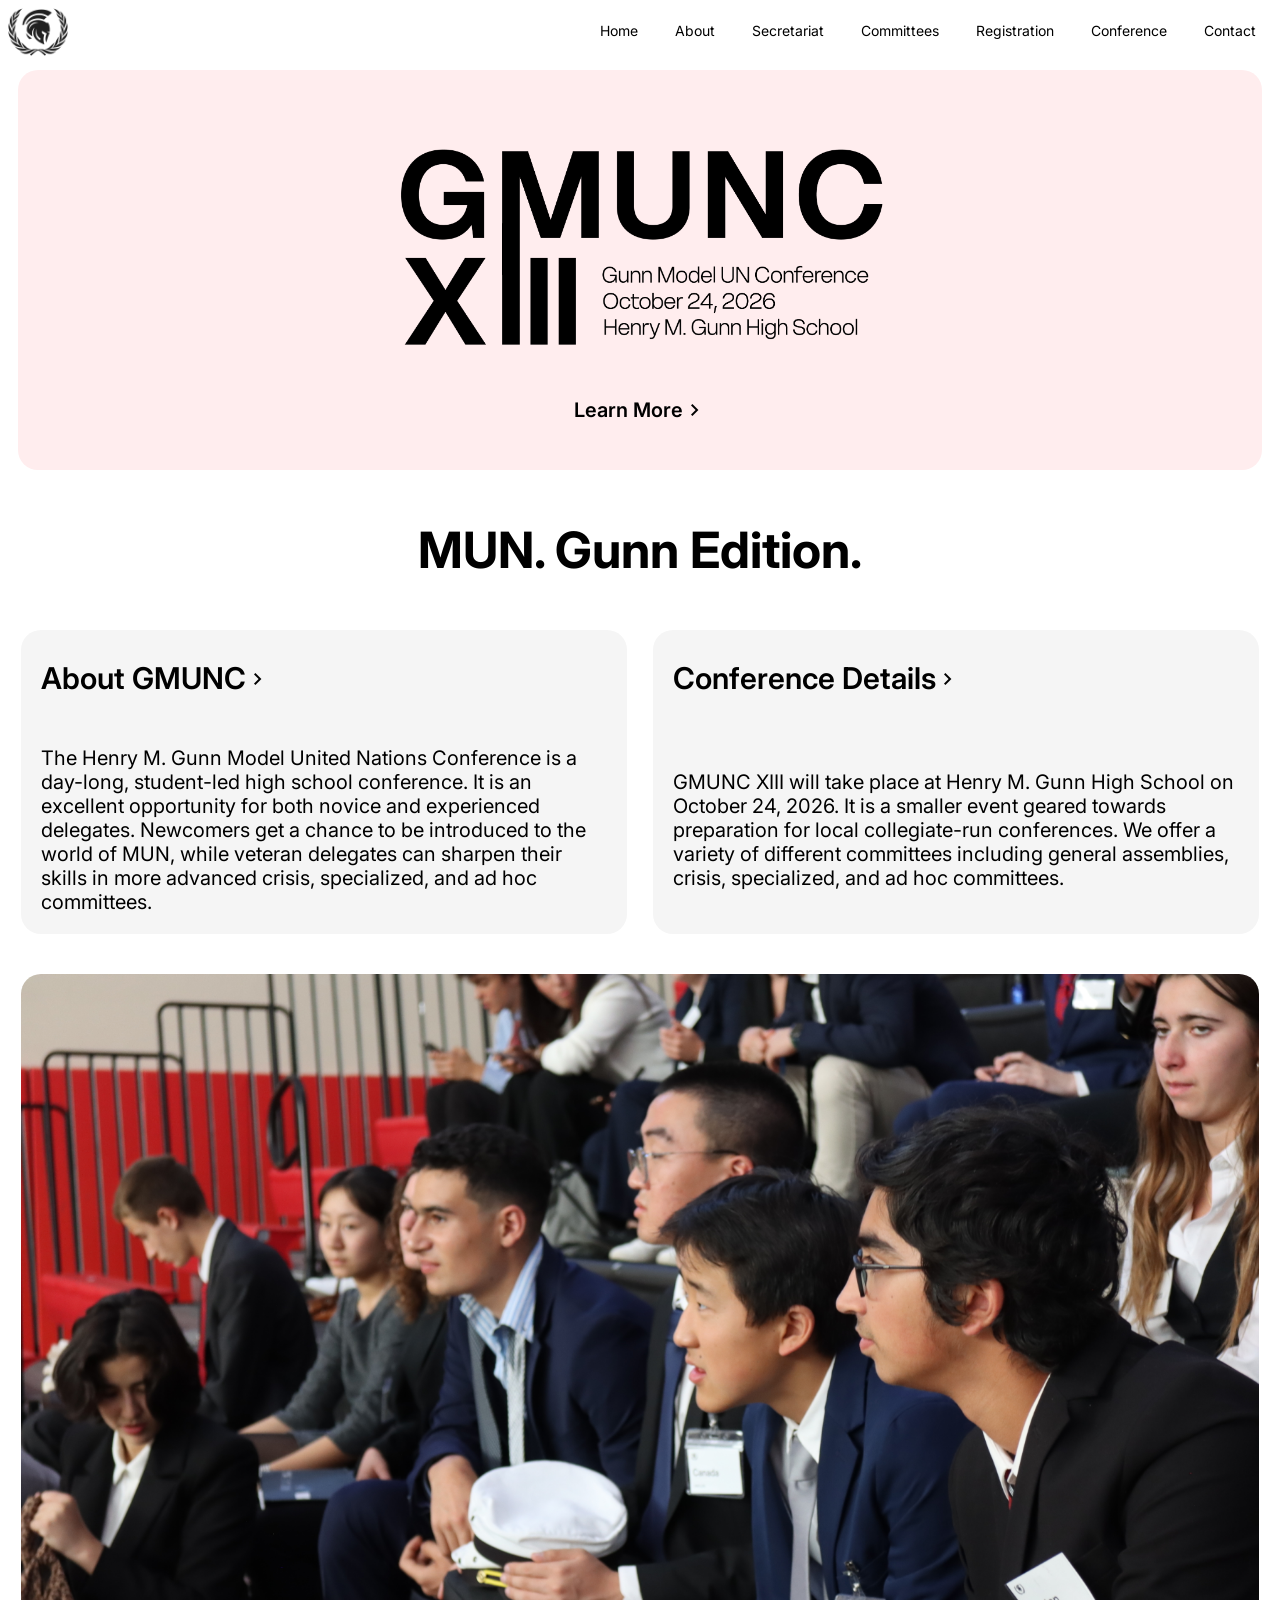
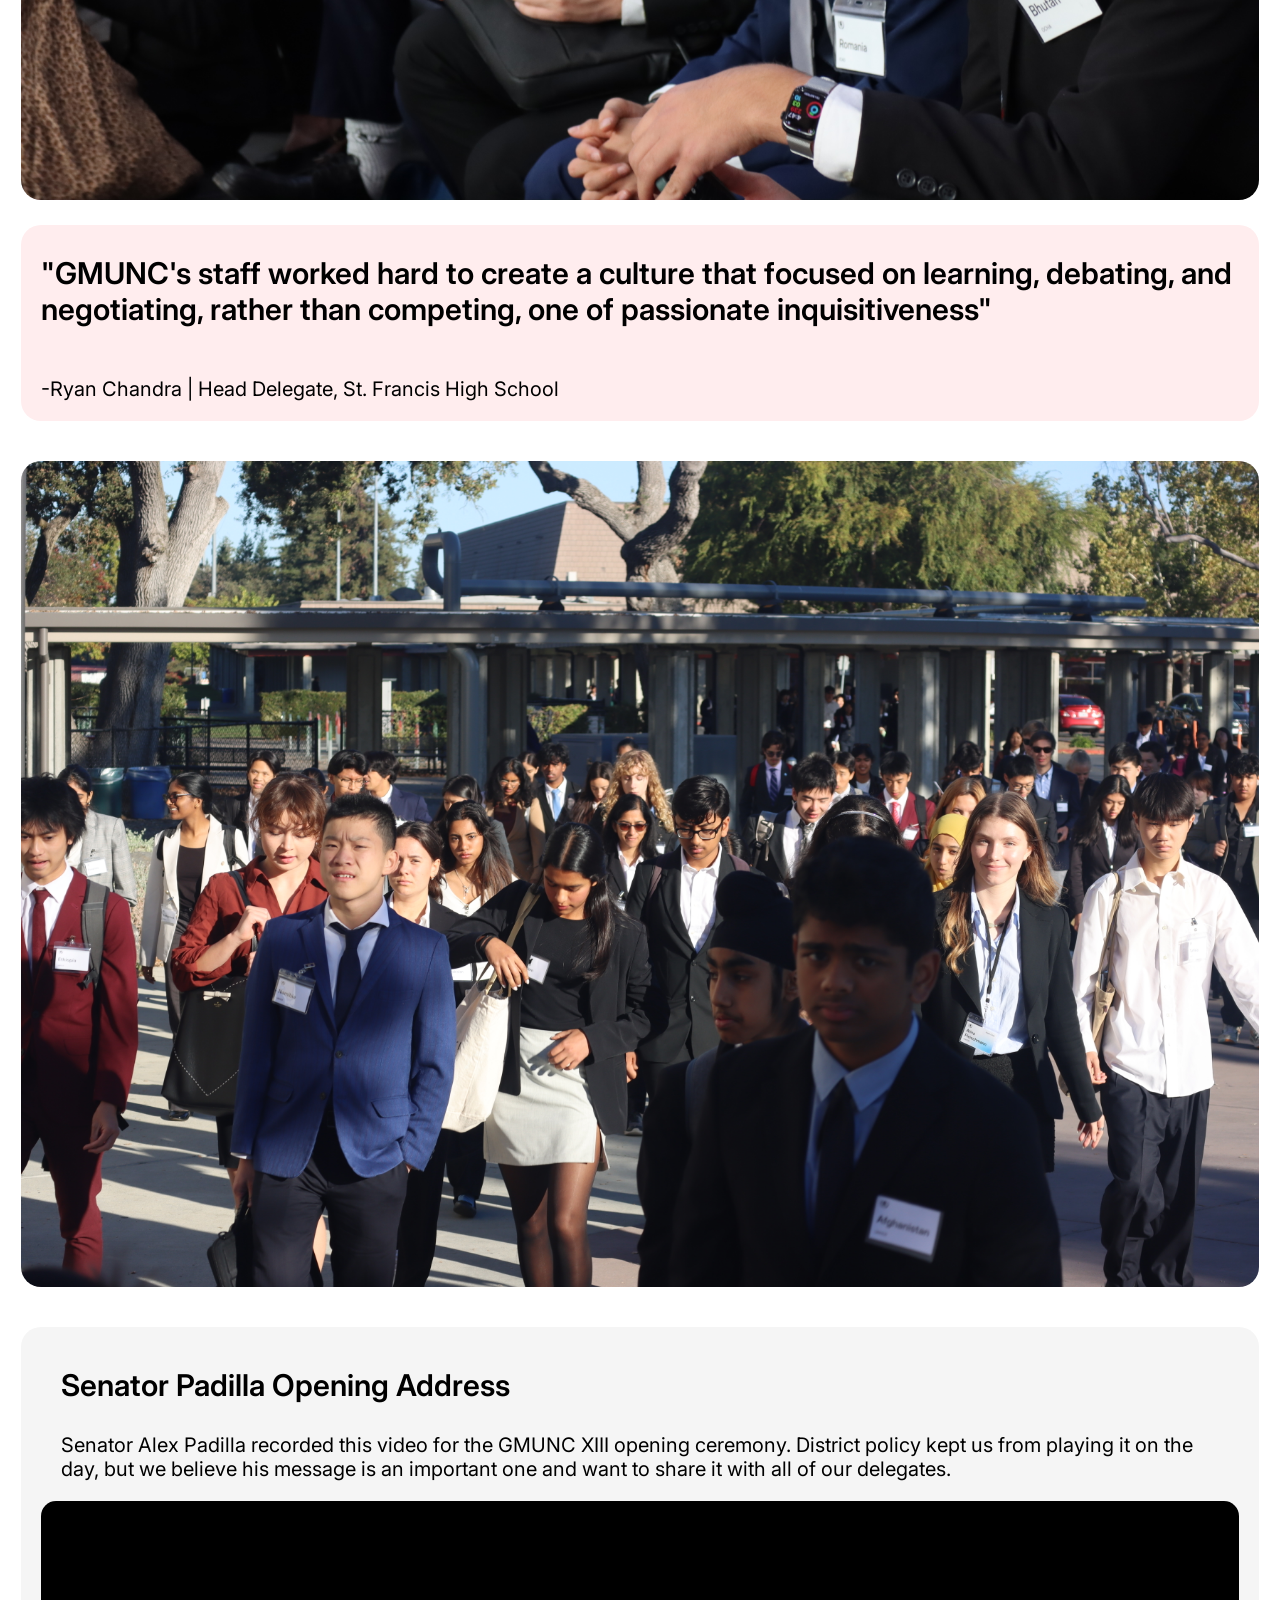
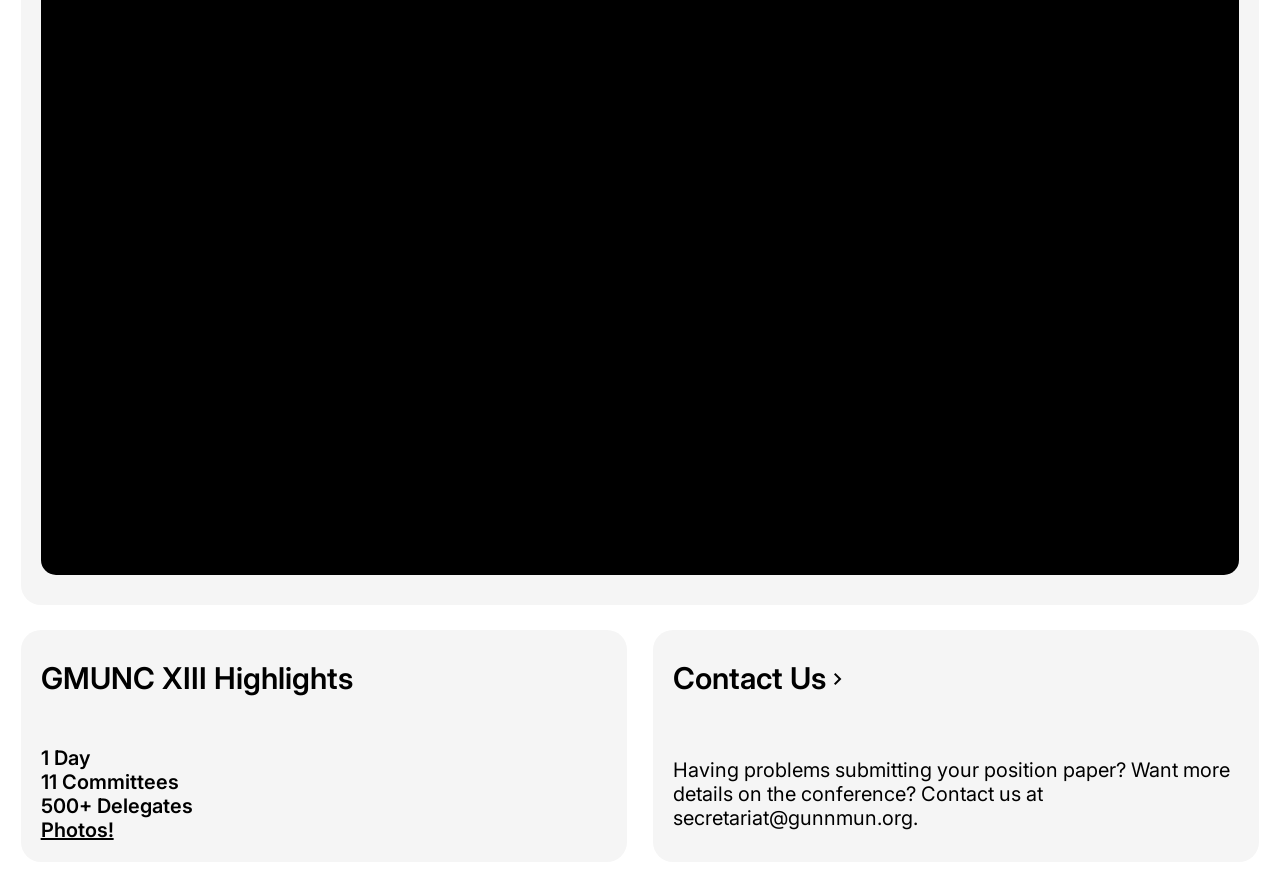
<file: index.html>
<!DOCTYPE html>
<html>
  <head>
    <title>GMUNC</title>
    <link
      rel="stylesheet"
      href="https://fonts.googleapis.com/css2?family=Material+Symbols+Outlined:opsz,wght,FILL,GRAD@24,400,0,0"
    />
    <link rel="stylesheet" href="styles.css" />
    <link rel="shortcut icon" href="./files/gmuncfavicon.png">
  </head>
  <a href="#"
    ><img
      src="./files/Emblem_Black_Large.png"
      width="60"
      height="48"
      style="display: inline-block"
  /></a>
  <div id="topnav" class="topnav">
    <div id="links">
      <a href="#" class="active">Home</a>
      <a href="./about">About</a>
      <a href="./secretariat">Secretariat</a>
      <a href="./committees">Committees</a>
      <a href="./registration">Registration</a>
      <a href="./conference">Conference</a>
      <a href="./contact">Contact</a>
    </div>
  </div>
  <body>
    <div class="large-section">
      <img
        src="./files/GMUNC26Logo.png"
        class="center"
        style="width: 500px; padding-top: 50px"
      />
      <a href="./about"
        ><p class="small-bold">
          Learn More<span
            class="material-symbols-outlined"
            style="top: 5px; position: relative"
            >chevron_right</span
          >
        </p></a
      >
    </div>
    <p class="large-bold">MUN. Gunn Edition.</p>
    <!-- <p class="large-bold" id="timer"></p> -->
    <div class="wrap">
      <div class="small-section">
        <a href="./about"
          ><p class="medium-bold">
            About GMUNC<span
              class="material-symbols-outlined"
              style="top: 2px; position: relative"
              >chevron_right</span
            >
          </p></a
        >
        <p class="small">
          The Henry M. Gunn Model United Nations Conference is a day-long,
          student-led high school conference. It is an excellent opportunity for
          both novice and experienced delegates. Newcomers get a chance to be
          introduced to the world of MUN, while veteran delegates can sharpen
          their skills in more advanced crisis, specialized, and ad hoc committees.
        </p>
      </div>
      <div class="small-section">
        <a href="./conference"
          ><p class="medium-bold">
            Conference Details<span
              class="material-symbols-outlined"
              style="top: 2px; position: relative"
              >chevron_right</span
            >
          </p></a
        >
        <p class="small">
          GMUNC XIII will take place at Henry M. Gunn High School on October 24,
          2026. It is a smaller event geared towards preparation for local
          collegiate-run conferences. We offer a variety of different committees
          including general assemblies, crisis, specialized, and ad hoc committees.
        </p>
      </div>
    </div>
    <img src="./files/images/photo-1.JPG" class="medium-section" style="margin-top: 40px;">
    <div class="wrap">
      <div class="medium-section">
          <p class="medium-bold">
            "GMUNC's staff worked hard to create a culture that focused on learning, debating, and negotiating, rather than competing, one of passionate inquisitiveness"
          </p>
          <p class="small">
            -Ryan Chandra | Head Delegate, St. Francis High School 
          </p>
      </div>
    </div>
    <img src="./files/images/photo-2.JPG" class="medium-section" style="margin-top: 40px;">
    <div class="video-section">
      <p class="medium-bold">Senator Padilla Opening Address</p>
      <p class="small">
        Senator Alex Padilla recorded this video for the GMUNC XIII opening
        ceremony. District policy kept us from playing it on the day, but we
        believe his message is an important one and want to share it with all
        of our delegates.
      </p>
      <div class="video-container">
        <iframe src="https://www.youtube.com/embed/tPeimdafxoc" title="Senator Padilla Opening Address" allowfullscreen></iframe>
      </div>
    </div>
    <div class="wrap">
      <div class="small-section">
        <p class="medium-bold">
            GMUNC XIII Highlights
          </p>
        <p class="small-bold-left">
          1 Day <br>
          11 Committees <br>
          500+ Delegates <br>
          <a href="https://drive.google.com/drive/folders/1r7Yz_-vzsGjSMjy1UzAOTiJGKPQWXSal?usp=sharing" target="_blank"><u>Photos!</u></a>
        </p>
      </div>
      <div class="small-section">
        <a href="./contact"
          ><p class="medium-bold">
            Contact Us<span
              class="material-symbols-outlined"
              style="top: 2px; position: relative"
              >chevron_right</span
            >
          </p></a
        >
        <p class="small">
          Having problems submitting your position paper? Want more details on the conference? Contact us at secretariat@gunnmun.org.
        </p>
      </div>
    </div>
  </body>
</html>

<!--
<script>
  var countDownDate = new Date("Oct 24, 2026 7:30:00").getTime();

var x = setInterval(function() {

  var now = new Date().getTime();

  var distance = countDownDate - now;

  var days = Math.floor(distance / (1000 * 60 * 60 * 24));
  var hours = Math.floor((distance % (1000 * 60 * 60 * 24)) / (1000 * 60 * 60));
  var minutes = Math.floor((distance % (1000 * 60 * 60)) / (1000 * 60));
  var seconds = Math.floor((distance % (1000 * 60)) / 1000);

  document.getElementById("timer").innerHTML = days + "d " + hours + "h "
  + minutes + "m " + seconds + "s ";
  
  if (distance < 0) {
    clearInterval(x);
    document.getElementById("demo").innerHTML = "GMUNC time!";
  }
}, 1000);
</script>
-->
</file>
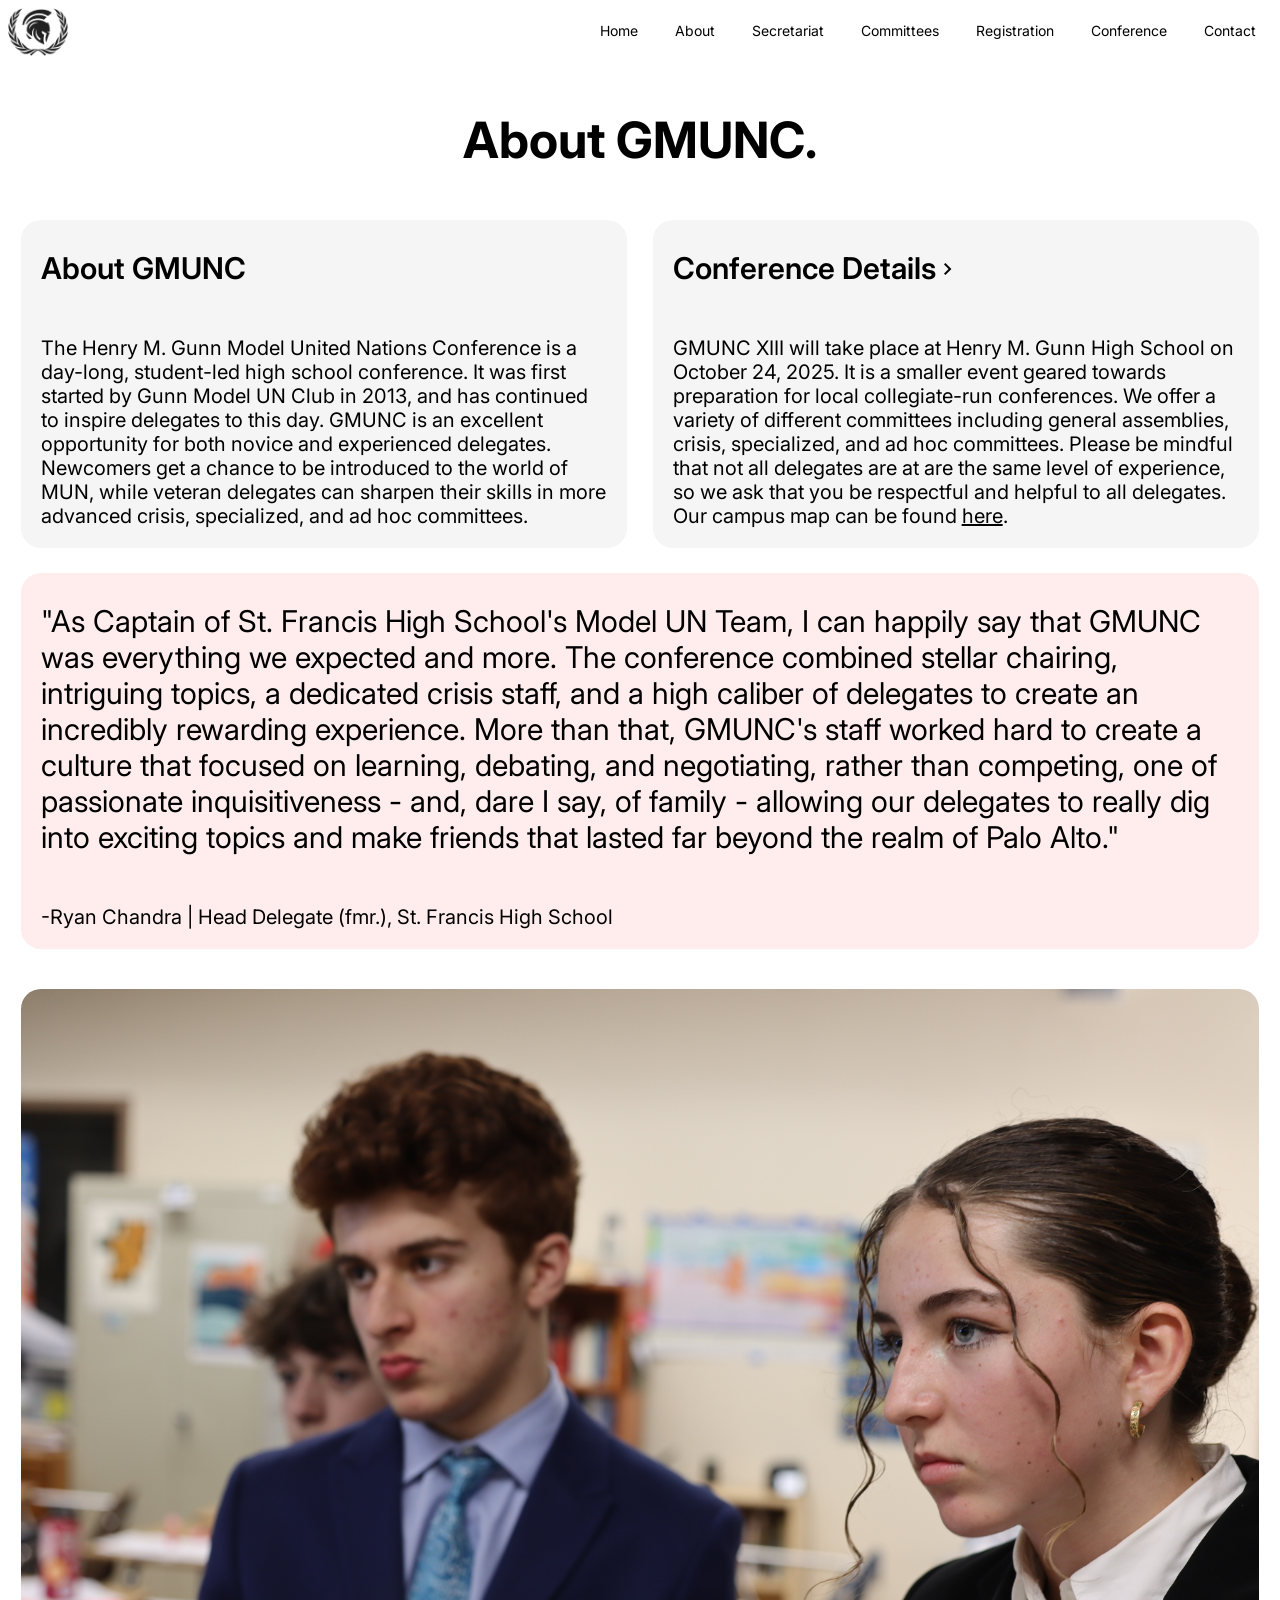
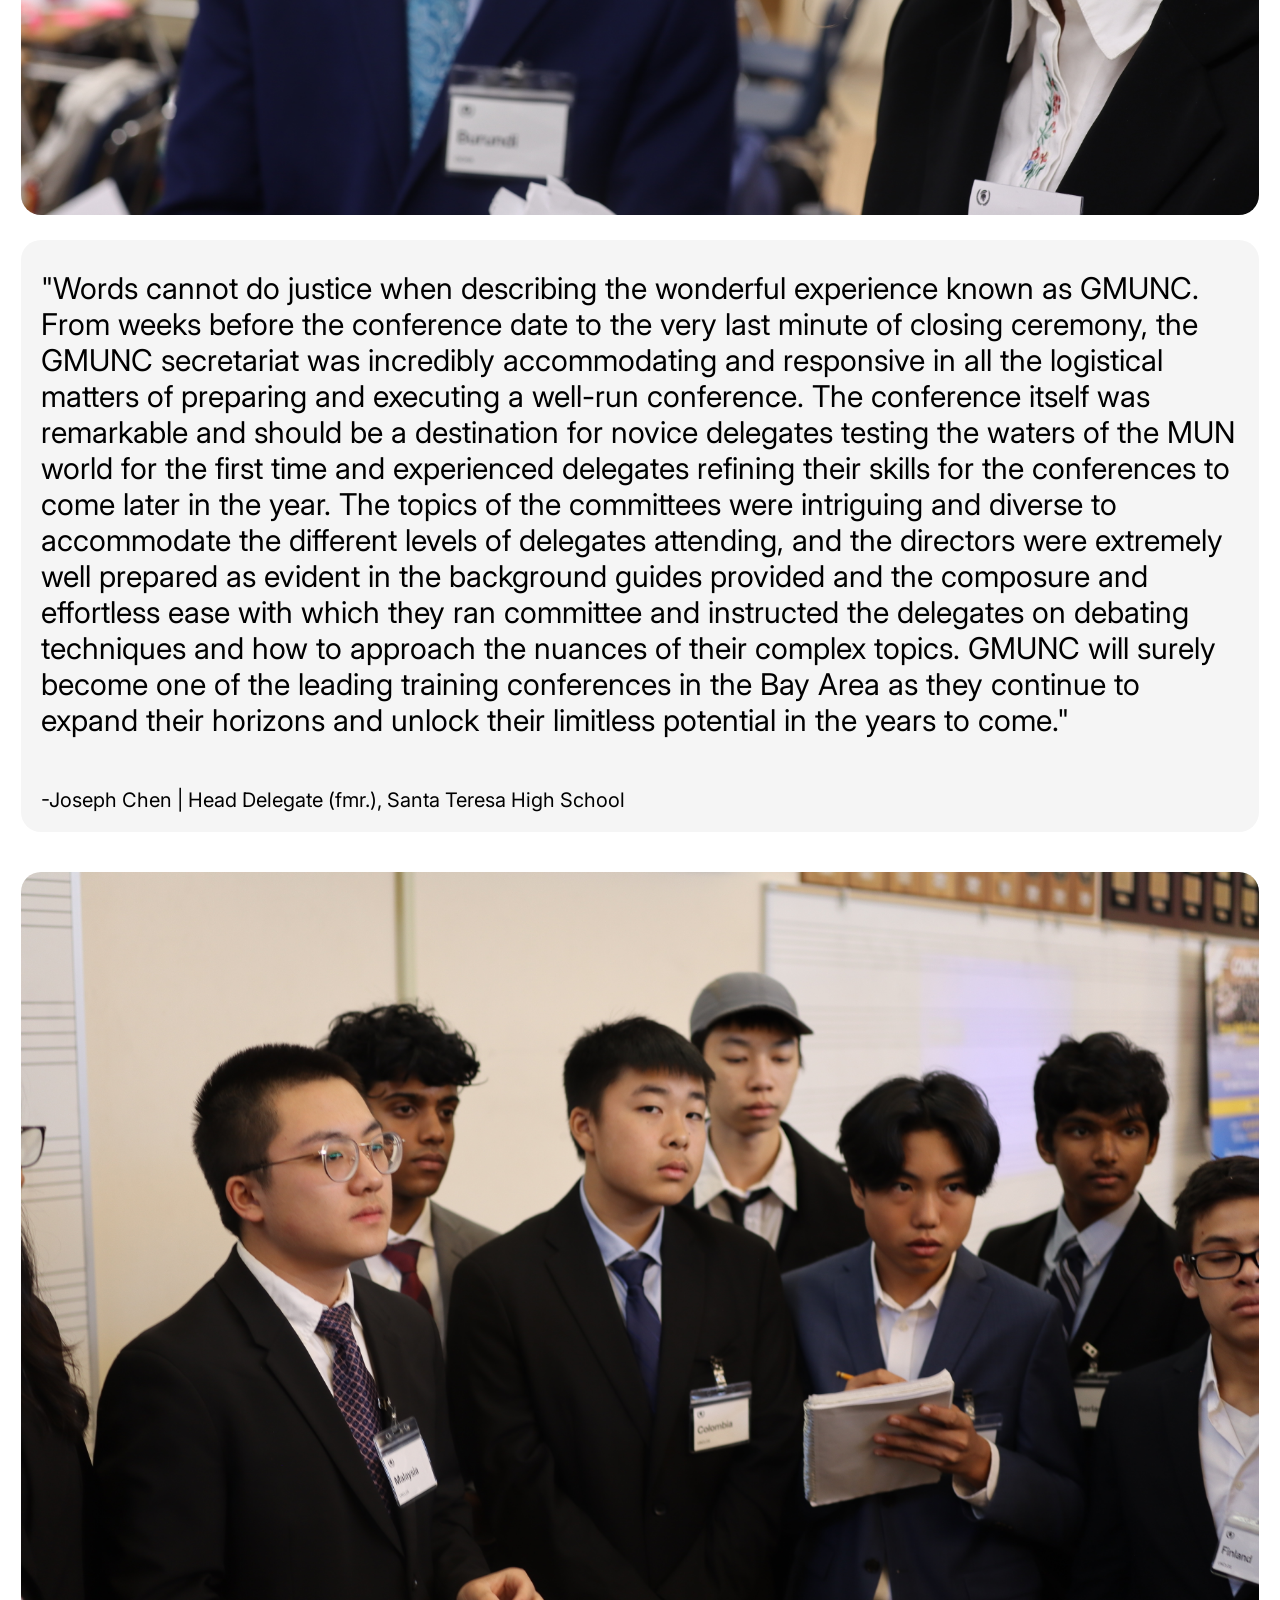
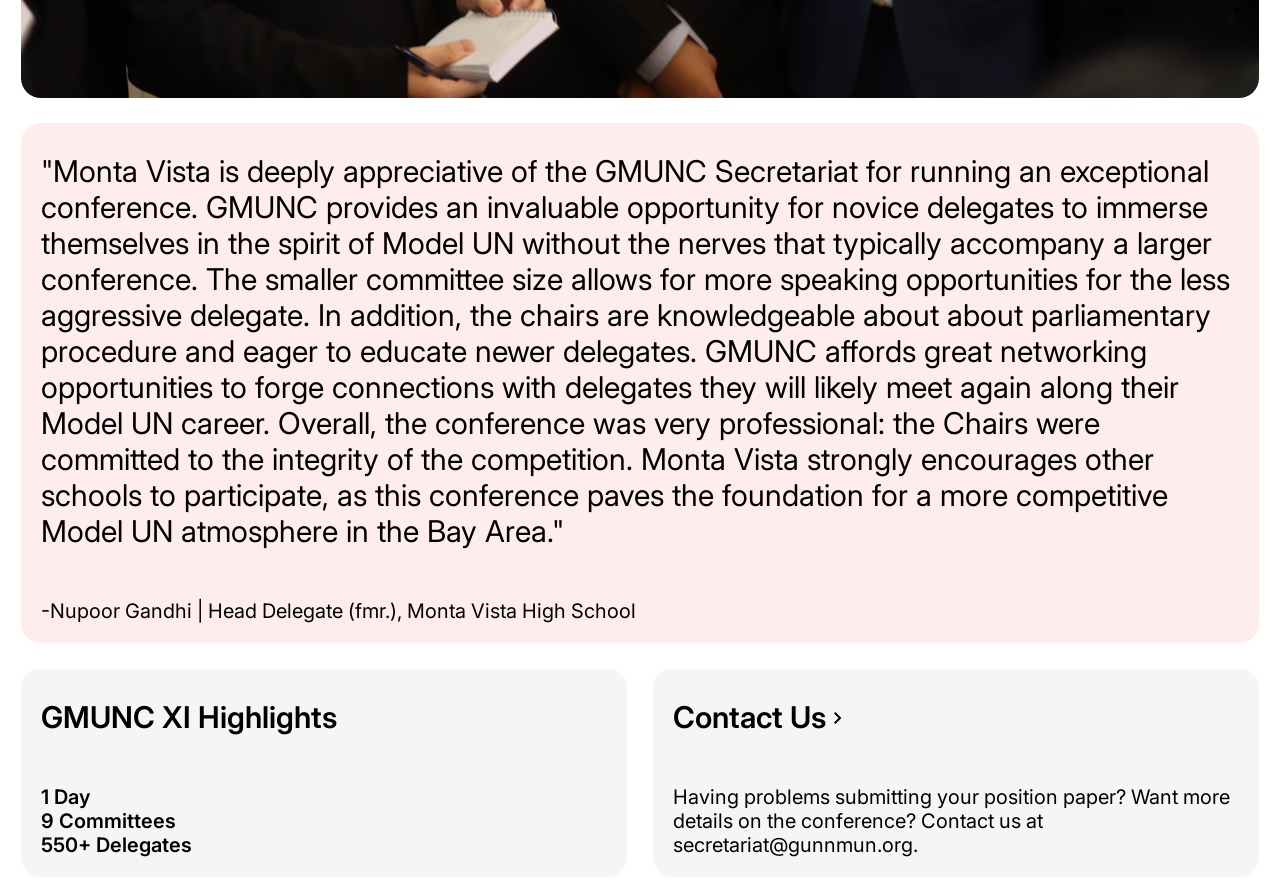
<file: about/index.html>
<!DOCTYPE html>
<html>
  <head>
    <title>GMUNC | About</title>
    <link
      rel="stylesheet"
      href="https://fonts.googleapis.com/css2?family=Material+Symbols+Outlined:opsz,wght,FILL,GRAD@24,400,0,0"
    />
    <link rel="stylesheet" href="../styles.css" />
    <link rel="shortcut icon" href="../files/gmuncfavicon.png">
  </head>
  <a href="/"
    ><img
      src="../files/Emblem_Black_Large.png"
      width="60"
      height="48"
      style="display: inline-block"
  /></a>
  <div id="topnav" class="topnav">
    <div id="links">
      <a href="/" class="active">Home</a>
      <a href="#">About</a>
      <a href="/secretariat">Secretariat</a>
      <a href="/committees">Committees</a>
      <a href="/registration">Registration</a>
      <a href="/conference">Conference</a>
      <a href="/contact">Contact</a>
    </div>
  </div>
  <body>
    <p class="large-bold">About GMUNC.</p>
    <div class="wrap">
      <div class="small-section">
        <p class="medium-bold">About GMUNC</p>
        <p class="small">
          The Henry M. Gunn Model United Nations Conference is a day-long,
          student-led high school conference. It was first started by Gunn Model
          UN Club in 2013, and has continued to inspire delegates to this day.
          GMUNC is an excellent opportunity for both novice and experienced
          delegates. Newcomers get a chance to be introduced to the world of
          MUN, while veteran delegates can sharpen their skills in more advanced
          crisis, specialized, and ad hoc committees.
        </p>
      </div>
      <div class="small-section">
        <a href="./conference"
          ><p class="medium-bold">
            Conference Details<span
              class="material-symbols-outlined"
              style="top: 2px; position: relative"
              >chevron_right</span
            >
          </p></a
        >
        <p class="small">
          GMUNC XIII will take place at Henry M. Gunn High School on October 24,
          2025. It is a smaller event geared towards preparation for local
          collegiate-run conferences. We offer a variety of different committees
          including general assemblies, crisis, specialized, and ad hoc committees. Please be mindful
          that not all delegates are at are the same level of experience, so we
          ask that you be respectful and helpful to all delegates. Our campus map can be found <a href="https://gunn.pausd.org/about-us/campus-map" style="text-decoration: underline">here</a>.
        </p>
      </div>
    </div>
    <div class="wrap">
      <div class="medium-section">
        <p class="medium">
          "As Captain of St. Francis High School's Model UN Team, I can happily
          say that GMUNC was everything we expected and more. The conference
          combined stellar chairing, intriguing topics, a dedicated crisis
          staff, and a high caliber of delegates to create an incredibly
          rewarding experience. More than that, GMUNC's staff worked hard to
          create a culture that focused on learning, debating, and negotiating,
          rather than competing, one of passionate inquisitiveness - and, dare
          I say, of family - allowing our delegates to really dig into exciting
          topics and make friends that lasted far beyond the realm of Palo
          Alto."
        </p>
        <p class="small">
          -Ryan Chandra | Head Delegate (fmr.), St. Francis High School
        </p>
      </div>
    </div>
    <img src="../files/images/photo-3.JPG" class="medium-section" style="margin-top: 40px;">
    <div class="wrap">
      <div class="medium-section" style="background-color: rgb(245, 245, 245)">
        <p class="medium">
          "Words cannot do justice when describing the wonderful experience
          known as GMUNC. From weeks before the conference date to the very
          last minute of closing ceremony, the GMUNC secretariat was incredibly
          accommodating and responsive in all the logistical matters of
          preparing and executing a well-run conference. The conference itself
          was remarkable and should be a destination for novice delegates
          testing the waters of the MUN world for the first time and experienced
          delegates refining their skills for the conferences to come later in
          the year. The topics of the committees were intriguing and diverse to
          accommodate the different levels of delegates attending, and the
          directors were extremely well prepared as evident in the background
          guides provided and the composure and effortless ease with which they
          ran committee and instructed the delegates on debating techniques and
          how to approach the nuances of their complex topics. GMUNC will surely
          become one of the leading training conferences in the Bay Area as they
          continue to expand their horizons and unlock their limitless potential
          in the years to come."
        </p>
        <p class="small">
          -Joseph Chen | Head Delegate (fmr.), Santa Teresa High School
        </p>
      </div>
    </div>
    <img src="../files/images/photo-4.JPG" class="medium-section" style="margin-top: 40px;">
    <div class="wrap">
      <div class="medium-section">
        <p class="medium">
          "Monta Vista is deeply appreciative of the GMUNC Secretariat for
          running an exceptional conference. GMUNC provides an invaluable
          opportunity for novice delegates to immerse themselves in the spirit
          of Model UN without the nerves that typically accompany a larger
          conference. The smaller committee size allows for more speaking
          opportunities for the less aggressive delegate. In addition, the
          chairs are knowledgeable about about parliamentary procedure and eager
          to educate newer delegates. GMUNC affords great networking
          opportunities to forge connections with delegates they will likely
          meet again along their Model UN career. Overall, the conference was
          very professional: the Chairs were committed to the integrity of the
          competition. Monta Vista strongly encourages other schools to
          participate, as this conference paves the foundation for a more
          competitive Model UN atmosphere in the Bay Area."
        </p>
        <p class="small">
          -Nupoor Gandhi | Head Delegate (fmr.), Monta Vista High School
        </p>
      </div>
    </div>
    <div class="wrap">
      <div class="small-section">
        <p class="medium-bold">GMUNC XI Highlights</p>
        <p class="small-bold-left">
          1 Day <br />
          9 Committees <br />
          550+ Delegates
        </p>
      </div>
      <div class="small-section">
        <a href="./contact"
          ><p class="medium-bold">
            Contact Us<span
              class="material-symbols-outlined"
              style="top: 2px; position: relative"
              >chevron_right</span
            >
          </p></a
        >
        <p class="small">
          Having problems submitting your position paper? Want more details on
          the conference? Contact us at secretariat@gunnmun.org.
        </p>
      </div>
    </div>
  </body>
</html>
</file>
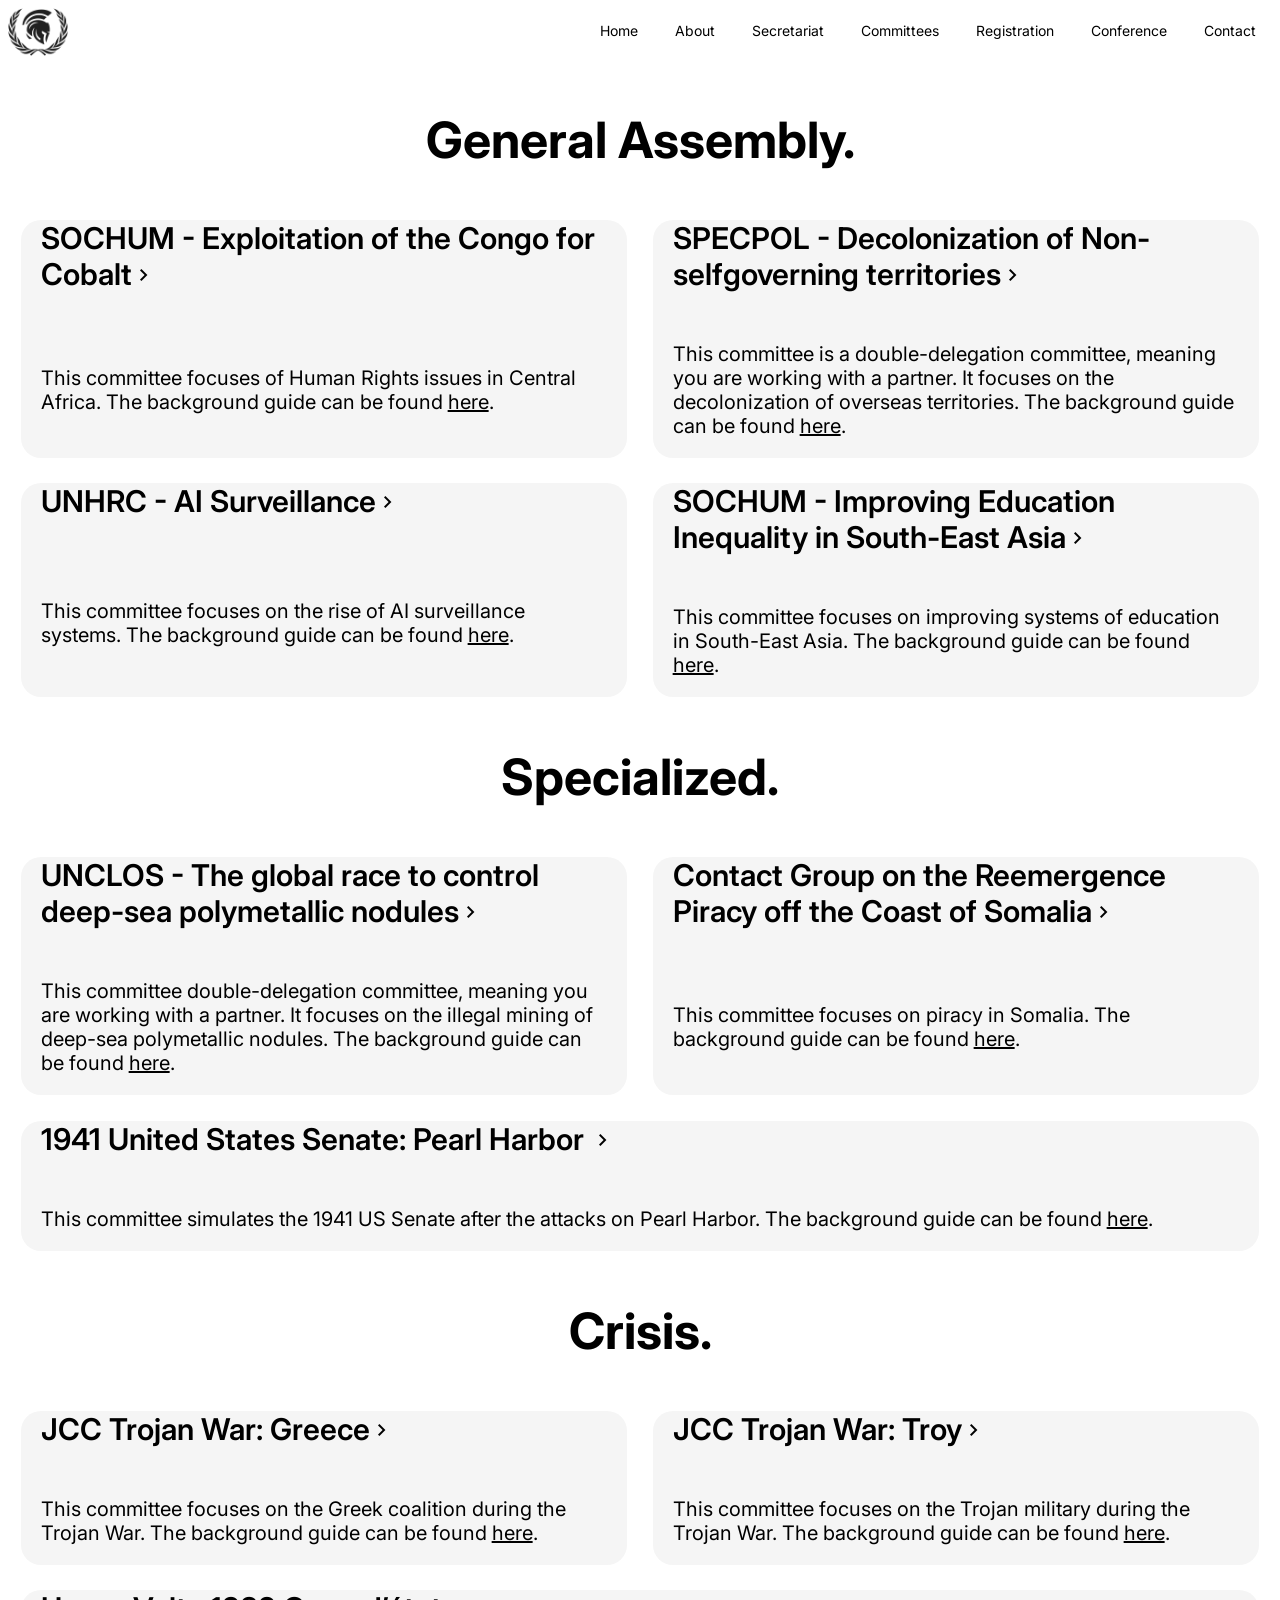
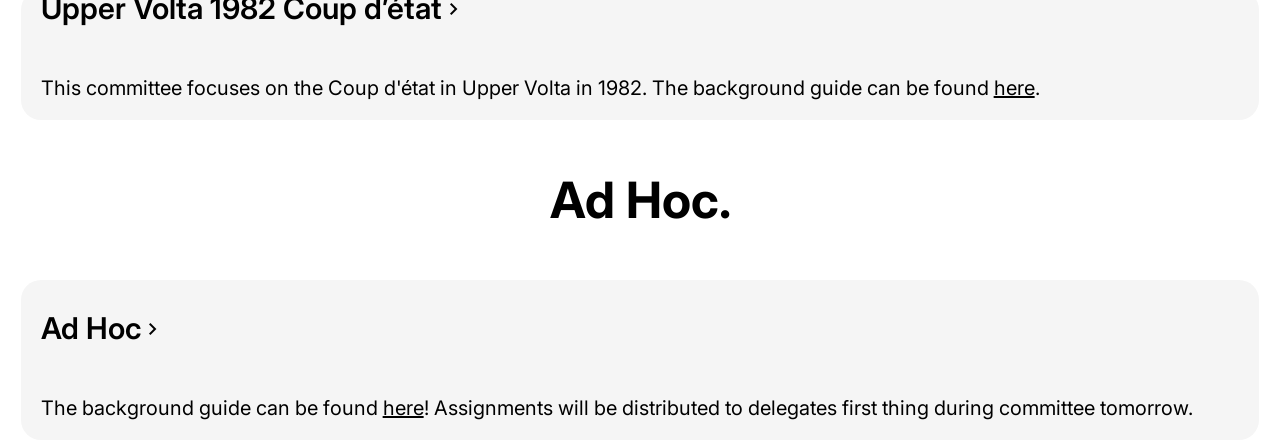
<file: committees/index.html>
<!DOCTYPE html>
<html>
  <head>
    <title>GMUNC | Committees</title>
    <link
      rel="stylesheet"
      href="https://fonts.googleapis.com/css2?family=Material+Symbols+Outlined:opsz,wght,FILL,GRAD@24,400,0,0"
    />
    <link rel="stylesheet" href="../styles.css" />
    <link rel="shortcut icon" href="../files/gmuncfavicon.png">
  </head>
  <a href="/"
    ><img
      src="../files/Emblem_Black_Large.png"
      width="60"
      height="48"
      style="display: inline-block"
  /></a>
  <div id="topnav" class="topnav">
    <div id="links">
      <a href="/" class="active">Home</a>
      <a href="/about">About</a>
      <a href="/secretariat">Secretariat</a>
      <a href="#">Committees</a>
      <a href="/registration">Registration</a>
      <a href="/conference">Conference</a>
      <a href="/contact">Contact</a>
    </div>
  </div>
  <body>
    <p class="large-bold">General Assembly.</p>
    <div class="wrap">
      <div class="small-section">
        <a href="/committees/background-guides/GMUNC XIII Cobalt in Congo.pdf"
          <p class="medium-bold">
            SOCHUM - Exploitation of the Congo for Cobalt<span
              class="material-symbols-outlined"
              style="top: 2px; position: relative"
              >chevron_right</span
            >
          </p></a
        >
        <p class="small">This committee focuses of Human Rights issues in Central Africa. The background guide can be found <a href="/committees/background-guides/GMUNC XIII Cobalt in Congo.pdf" style="text-decoration: underline;">here</a>.</p>
      </div>
      <div class="small-section">
       <a href="/committees/background-guides/GMUNC XIII SPECPOL.pdf"
          <p class="medium-bold">
            SPECPOL - Decolonization of Non-selfgoverning territories<span
              class="material-symbols-outlined"
              style="top: 2px; position: relative"
              >chevron_right</span
            >
          </p></a
        >
        <p class="small">This committee is a double-delegation committee, meaning you are working with a partner. It focuses on the decolonization of overseas territories. The background guide can be found <a href="/committees/background-guides/GMUNC XIII SPECPOL.pdf" style="text-decoration: underline;">here</a>.</p>
      </div>
    </div>
    <div class="wrap">
      <div class="small-section">
       <a href="/committees/background-guides/GMUNC XIII AI Surveillance.pdf"
          <p class="medium-bold">
            UNHRC - AI Surveillance<span
              class="material-symbols-outlined"
              style="top: 2px; position: relative"
              >chevron_right</span
            >
          </p></a
        >
       <p class="small">This committee focuses on the rise of AI surveillance systems. The background guide can be found <a href="/committees/background-guides/GMUNC XIII AI Surveillance.pdf" style="text-decoration: underline;">here</a>.</p>
      </div>
      <div class="small-section">
       <a href="/committees/background-guides/GMUNC XIII Education in Asia.pdf"
          <p class="medium-bold">
            SOCHUM - Improving Education Inequality in South-East Asia<span
              class="material-symbols-outlined"
              style="top: 2px; position: relative"
              >chevron_right</span
            >
          </p></a
        >
       <p class="small">This committee focuses on improving systems of education in South-East Asia. The background guide can be found <a href="/committees/background-guides/GMUNC XIII Education in Asia.pdf" style="text-decoration: underline;">here</a>.</p>
      </div>
    </div>
    <p class="large-bold">Specialized.</p>
    <div class="wrap">
      <div class="small-section">
        <a href="/committees/background-guides/GMUNC XIII UNCLOS.pdf"
          <p class="medium-bold">
            UNCLOS - The global race to control deep-sea polymetallic nodules<span
              class="material-symbols-outlined"
              style="top: 2px; position: relative"
              >chevron_right</span
            >
          </p></a
        >
       <p class="small">This committee double-delegation committee, meaning you are working with a partner. It focuses on the illegal mining of deep-sea polymetallic nodules. The background guide can be found <a href="/committees/background-guides/GMUNC XIII UNCLOS.pdf" style="text-decoration: underline;">here</a>.</p>
      </div>
      <div class="small-section">
        <a href="/committees/background-guides/GMUNC XIII Somalia Piracy.pdf"
          <p class="medium-bold">
            Contact Group on the Reemergence Piracy off the Coast of Somalia<span
              class="material-symbols-outlined"
              style="top: 2px; position: relative"
              >chevron_right</span
            >
          </p></a
        >
       <p class="small">This committee focuses on piracy in Somalia. The background guide can be found <a href="/committees/background-guides/GMUNC XIII Somalia Piracy.pdf" style="text-decoration: underline;">here</a>.</p> 
      </div>
    </div>
        <div class="wrap">
        <div class="medium-section" style="background-color: rgb(245, 245, 245);">
          <a href="/committees/background-guides/GMUNC XIII US Senate Pearl Harbor.pdf"
          <p class="medium-bold">
           1941 United States Senate: Pearl Harbor <span
              class="material-symbols-outlined"
              style="top: 2px; position: relative"
              >chevron_right</span
            >
          </p></a
        >
         <p class="small">
            This committee simulates the 1941 US Senate after the attacks on Pearl Harbor. The background guide can be found <a href="/committees/background-guides/GMUNC XIII US Senate Pearl Harbor.pdf" style="text-decoration: underline;">here</a>.
          </p>
        </div>
    </div>
    <p class="large-bold">Crisis.</p>
    <div class="wrap">
        <div class="small-section">
          <a href="/committees/background-guides/GMUNC XIII Greece Background Guide.pdf"
            <p class="medium-bold">
                JCC Trojan War: Greece<span
                class="material-symbols-outlined"
                style="top: 2px; position: relative"
                >chevron_right</span
              >
            </p></a
          >
          <p class="small">This committee focuses on the Greek coalition during the Trojan War. The background guide can be found <a href="/committees/background-guides/GMUNC XIII Greece Background Guide.pdf" style="text-decoration: underline;">here</a>.</p>
        </div>
        <div class="small-section">
         <a href="/committees/background-guides/GMUNC XIII Troy Background Guide (3).pdf"
            <p class="medium-bold">
                JCC Trojan War: Troy<span
                class="material-symbols-outlined"
                style="top: 2px; position: relative"
                >chevron_right</span
              >
            </p></a
          >
         <p class="small">This committee focuses on the Trojan military during the Trojan War. The background guide can be found <a href="/committees/background-guides/GMUNC XIII Troy Background Guide (3).pdf" style="text-decoration: underline;">here</a>.</p>
        </div>
      </div>
    <div class="wrap">
        <div class="medium-section" style="background-color: rgb(245, 245, 245);">
          <a href="/committees/background-guides/GMUNC XIII Upper Volta Coup d'etat.pdf"
          <p class="medium-bold">
           Upper Volta 1982 Coup d’état<span
              class="material-symbols-outlined"
              style="top: 2px; position: relative"
              >chevron_right</span
            >
          </p></a
        >
         <p class="small">
            This committee focuses on the Coup d'état in Upper Volta in 1982. The background guide can be found <a href="/committees/background-guides/GMUNC XIII Upper Volta Coup d'etat.pdf" style="text-decoration: underline;">here</a>.
          </p>
        </div>
    </div>
    <p class="large-bold">Ad Hoc.</p>
    <div class="wrap">
        <div class="medium-section" style="background-color: rgb(245, 245, 245);">
           <!-- <a href="./committees/background-guides/[GMUNC XII] Ad Hoc BG.pdf" You can find a clue for the ad hoc topic <a href="./committees/static/AdHocClue.png" style="text-decoration: underline;">here</a>. -->
          <p class="medium-bold">
            Ad Hoc<span
              class="material-symbols-outlined"
              style="top: 2px; position: relative"
              >chevron_right</span
            >
          </p></a
        >
          <p class="small">
            The background guide can be found <a href="/committees/background-guides/GMUNC XIII Ad Hoc.pdf" style="text-decoration: underline;">here</a>! Assignments will be distributed to delegates first thing during committee tomorrow. 
          </p>
        </div>
    </div>
  </body>
</html>
</file>
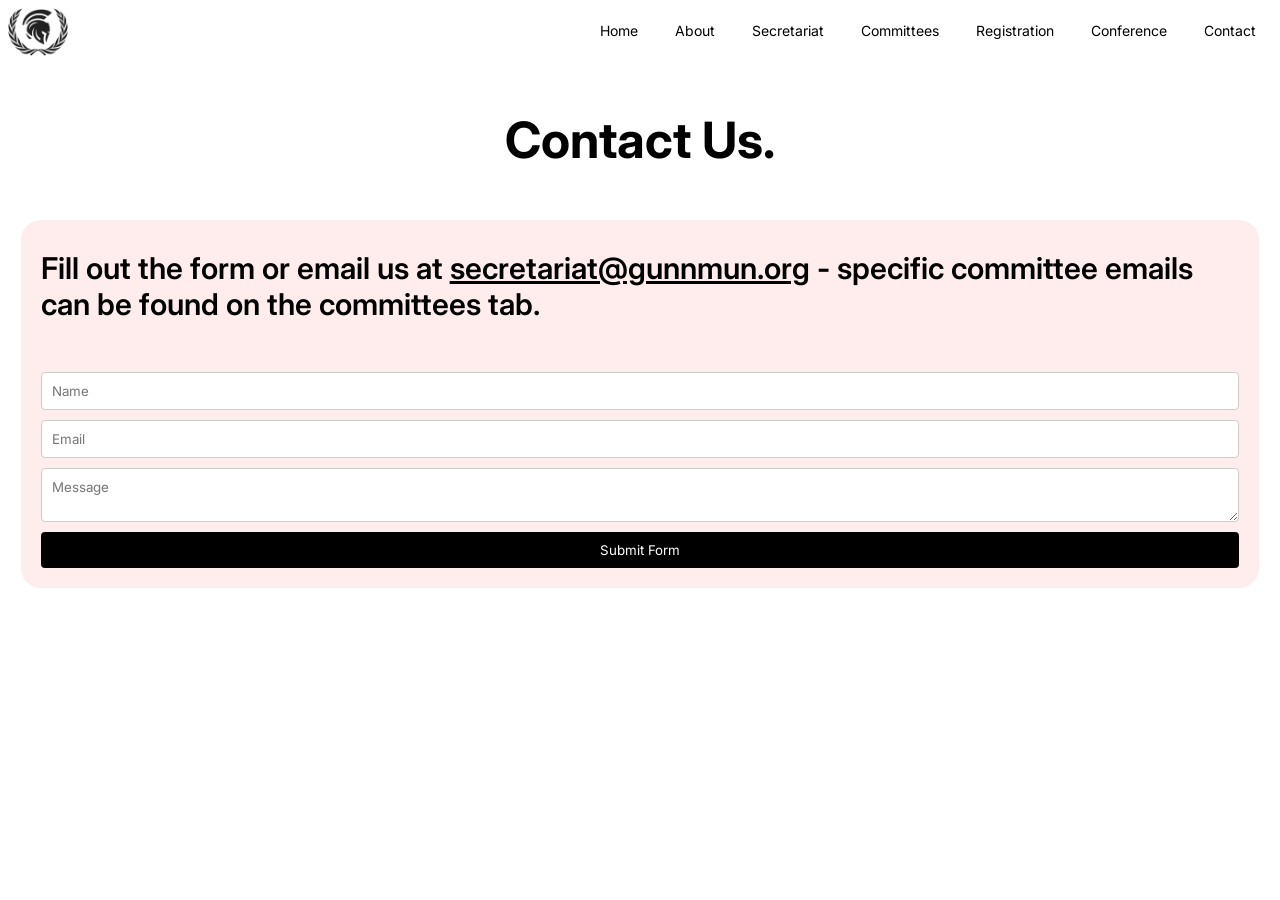
<file: contact/index.html>
<!DOCTYPE html>
<html>
  <head>
    <title>GMUNC | Contact</title>
    <link
      rel="stylesheet"
      href="https://fonts.googleapis.com/css2?family=Material+Symbols+Outlined:opsz,wght,FILL,GRAD@24,400,0,0"
    />
    <link rel="stylesheet" href="../styles.css" />
    <link rel="shortcut icon" href="../files/gmuncfavicon.png">
  </head>
  <a href="/"
    ><img
      src="../files/Emblem_Black_Large.png"
      width="60"
      height="48"
      style="display: inline-block"
  /></a>
  <div id="topnav" class="topnav">
    <div id="links">
      <a href="/" class="active">Home</a>
      <a href="/about">About</a>
      <a href="/secretariat">Secretariat</a>
      <a href="/committees">Committees</a>
      <a href="/registration">Registration</a>
      <a href="/conference">Conference</a>
      <a href="#">Contact</a>
    </div>
  </div>
  <body>
    <p class="large-bold">Contact Us.</p>
    <div class="wrap">
      <div class="medium-section">
        <p class="medium-bold">
          Fill out the form or email us at <a href="secretariat@gunnmun.org" style="text-decoration: underline;">secretariat@gunnmun.org</a> - specific
          committee emails can be found on the committees tab.
        </p>
        <form action="https://api.web3forms.com/submit" method="POST">
          <input type="hidden" name="access_key" value="8f989062-faa3-43b8-aab2-978176b01184" />
          <input type="text" name="name" placeholder="Name" required />
          <input type="email" name="email" placeholder="Email" required />
          <textarea name="message" placeholder="Message" required></textarea>
          <input
            type="checkbox"
            name="botcheck"
            class="hidden"
            style="display: none"
          />
          <button type="submit">Submit Form</button>
        </form>
      </div>
    </div>
  </body>
  <style>
    form {
      display: flex;
      flex-direction: column;
      float: left;
      margin: 20px;
    }

    input[type="text"],
    input[type="email"],
    textarea {
      padding: 10px;
      margin-bottom: 10px;
      border: 1px solid #ccc;
      border-radius: 4px;
      font-family: "Inter", sans-serif;
    }

    button[type="submit"] {
      padding: 10px 20px;
      background-color: #000000;
      color: white;
      border: none;
      border-radius: 4px;
      cursor: pointer;
      font-family: "Inter", sans-serif;
    }

    button[type="submit"]:hover {
      background-color: white;
      color: black;
    }
  </style>
</html>
</file>
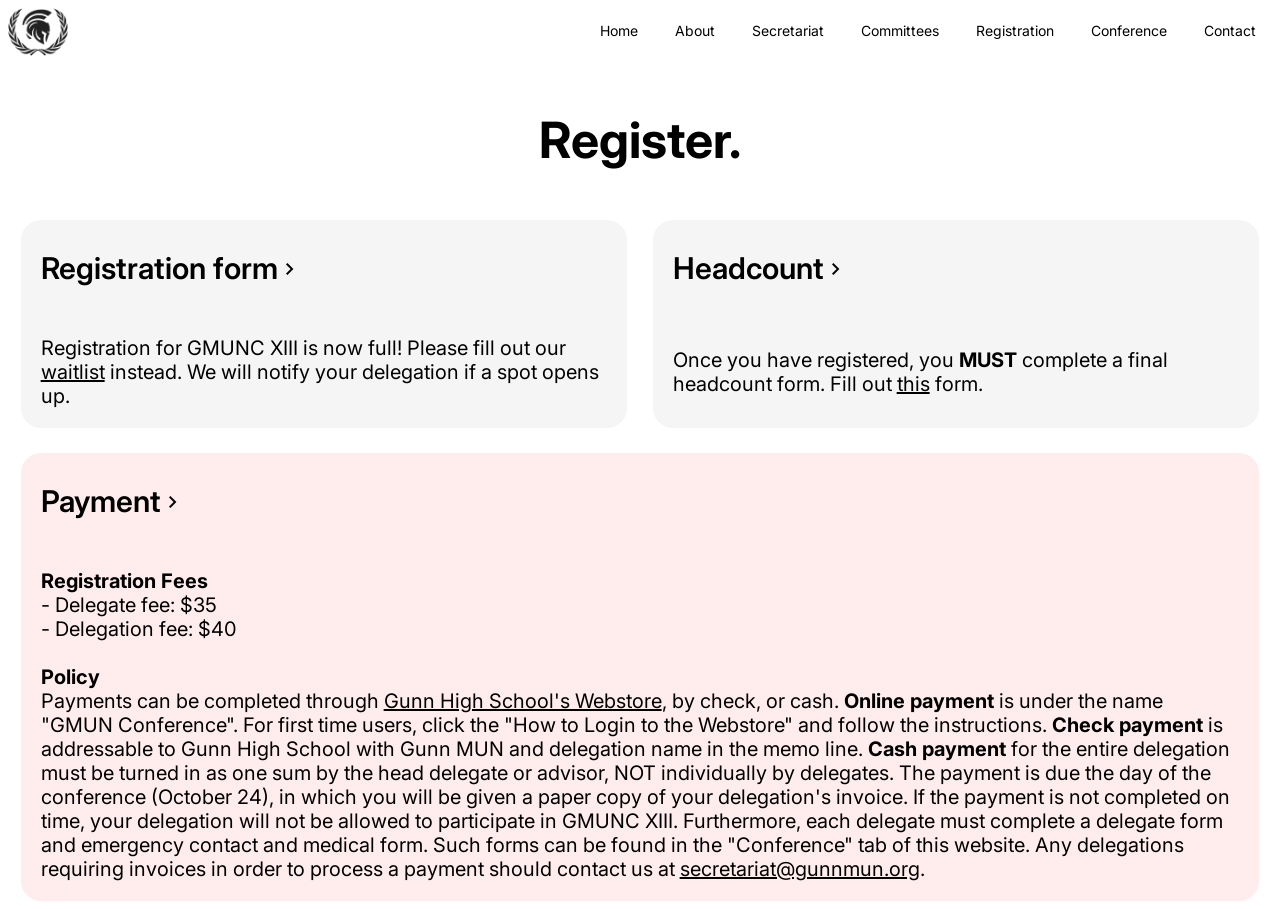
<file: registration/index.html>
<!DOCTYPE html>
<html>
  <head>
    <title>GMUNC | Registration</title>
    <link
      rel="stylesheet"
      href="https://fonts.googleapis.com/css2?family=Material+Symbols+Outlined:opsz,wght,FILL,GRAD@24,400,0,0"
    />
    <link rel="stylesheet" href="../styles.css" />
    <link rel="shortcut icon" href="../files/gmuncfavicon.png">
  </head>
  <a href="/"
    ><img
      src="../files/Emblem_Black_Large.png"
      width="60"
      height="48"
      style="display: inline-block"
  /></a>
  <div id="topnav" class="topnav">
    <div id="links">
      <a href="/" class="active">Home</a>
      <a href="/about">About</a>
      <a href="/secretariat">Secretariat</a>
      <a href="/committees">Committees</a>
      <a href="#">Registration</a>
      <a href="/conference">Conference</a>
      <a href="/contact">Contact</a>
    </div>
  </div>
  <body>
    <p class="large-bold">Register.</p>
    <div class="wrap">
      <div class="small-section">
        <a href="https://forms.gle/NJmbpJqRM2Kwbocc8"
          ><p class="medium-bold">
            Registration form<span
              class="material-symbols-outlined"
              style="top: 2px; position: relative"
              >chevron_right</span
            >
          </p></a
        >
        <p class="small">
          Registration for GMUNC XIII is now full! Please fill out our
          <a
            href="https://docs.google.com/forms/d/e/1FAIpQLSeDE6ZVpKLKJRWw0JMAZ1qE4AVxxEs14JOC_UKfLvFhZSx-Tw/viewform?usp=header"
            style="text-decoration: underline"
            >waitlist</a
          > instead. We will notify your delegation if a spot opens up.
        </p>
      </div>
      <div class="small-section">
        <a href="https://forms.gle/kyS8Pb54oeTy6T377"
          ><p class="medium-bold">
            Headcount<span
              class="material-symbols-outlined"
              style="top: 2px; position: relative"
              >chevron_right</span
            >
          </p></a
        >
        <p class="small">
          Once you have registered, you <b>MUST</b> complete a final headcount
          form. Fill out 
          <a
            href="https://forms.gle/kyS8Pb54oeTy6T377"
            style="text-decoration: underline"
            >this</a
          > form.
        </p>
      </div>
    </div>
    <div class="wrap">
      <div class="medium-section">
        <a href="https://gunn-titans-store.myschoolcentral.com"
          ><p class="medium-bold">
            Payment<span
              class="material-symbols-outlined"
              style="top: 2px; position: relative"
              >chevron_right</span
            >
          </p></a
        >
        <p class="small">
          <b>Registration Fees</b>
          <br />
          - Delegate fee: $35
          <br />
          - Delegation fee: $40
          <br /><br />
          <b>Policy</b>
          <br />
          Payments can be completed through
          <a href="https://gunn-titans-store.myschoolcentral.com"
            style="text-decoration: underline"
            >Gunn High School's Webstore</a
          >, by check, or cash. <b>Online payment</b> is under the name "GMUN 
          Conference". For first time users, click the "How to Login to the 
          Webstore" and follow the instructions. 
          <b>Check payment</b> is addressable to Gunn High School with 
          Gunn MUN and delegation name in the memo line. 
          <b>Cash payment</b> for the entire delegation must be turned in as 
          one sum by the head delegate or advisor, NOT individually by delegates. 
          The payment is due the day of the conference (October 24), in which you 
          will be given a paper copy of your delegation's invoice. If the 
          payment is not completed on time, your delegation will not be allowed 
          to participate in GMUNC XIII. Furthermore, each delegate must complete 
          a delegate form and emergency contact and medical form. Such forms can 
          be found in the "Conference" tab of this website. Any delegations 
          requiring invoices in order to process a payment should contact us at
          <a
            href="mailto:secretariat@gunnmun.org"
            style="text-decoration: underline"
            >secretariat@gunnmun.org</a
          >.
        </p>
      </div>
    </div>
  </body>
</html>
</file>
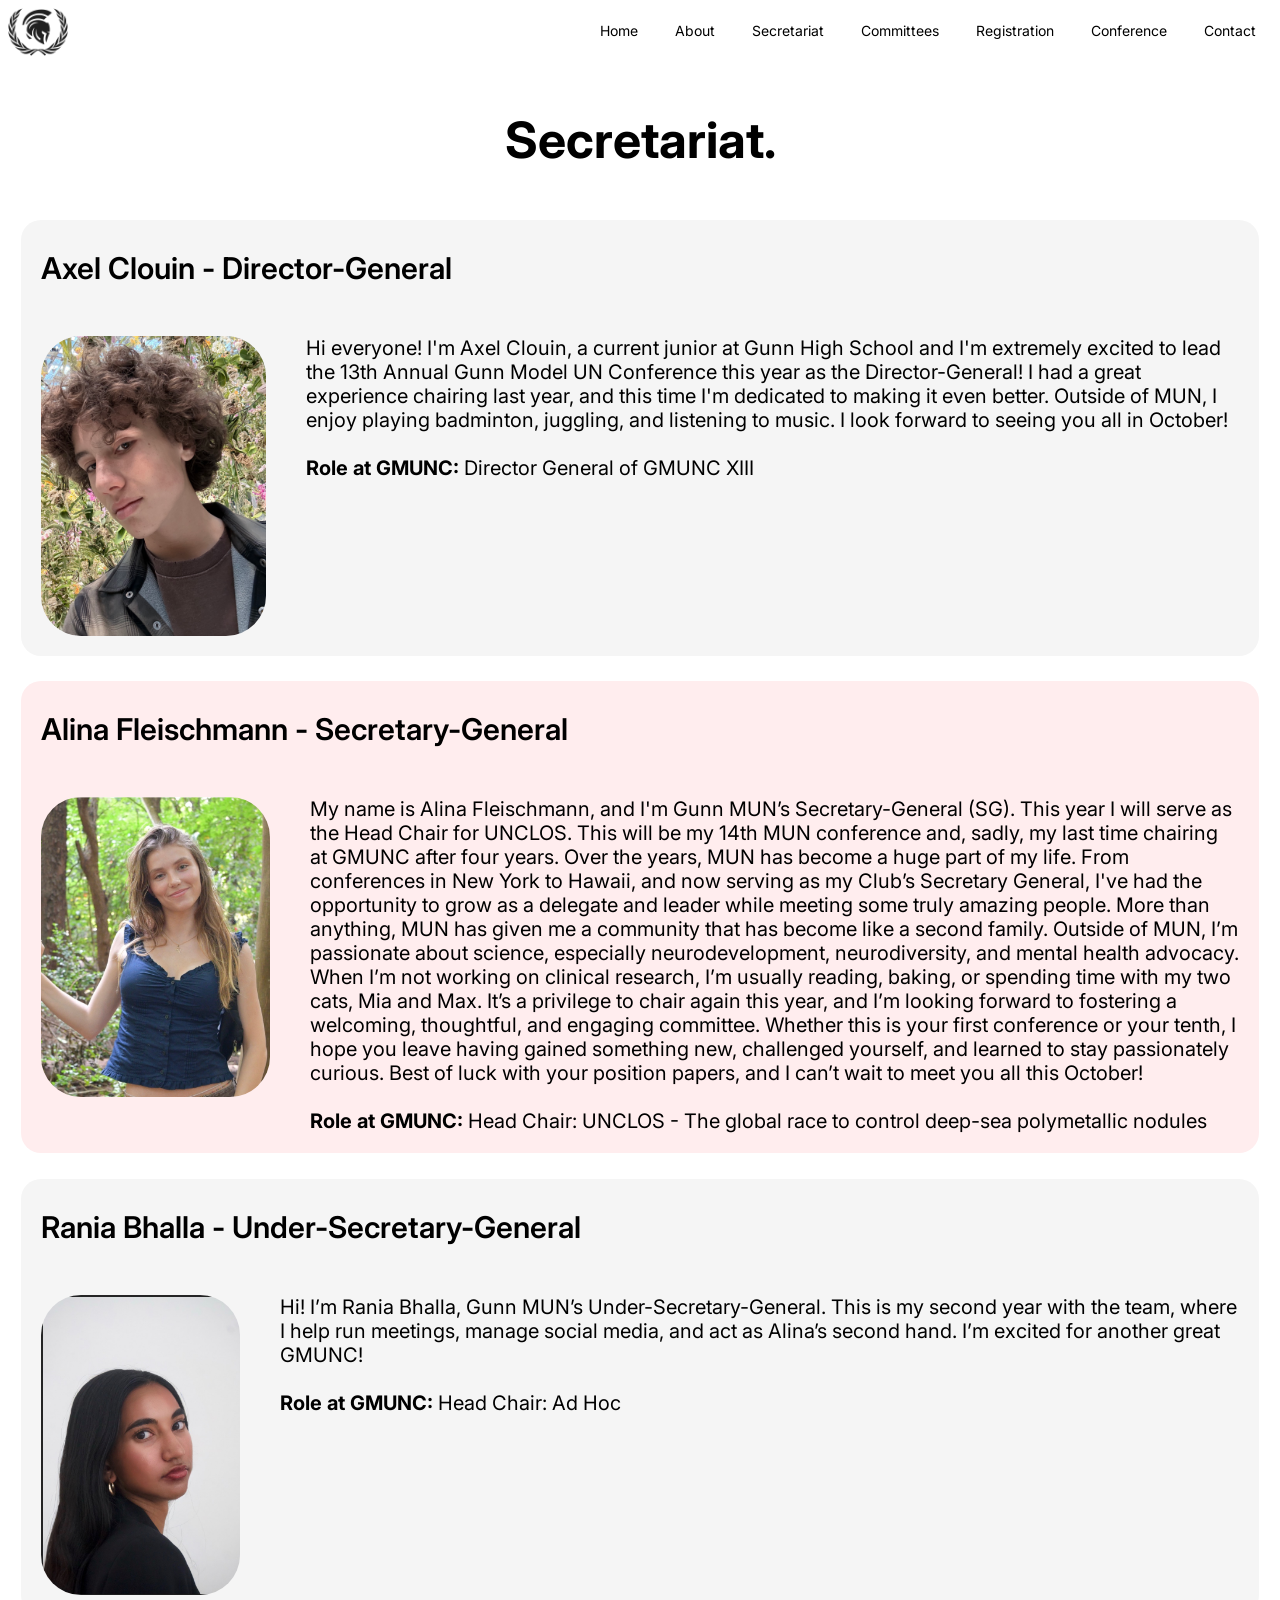
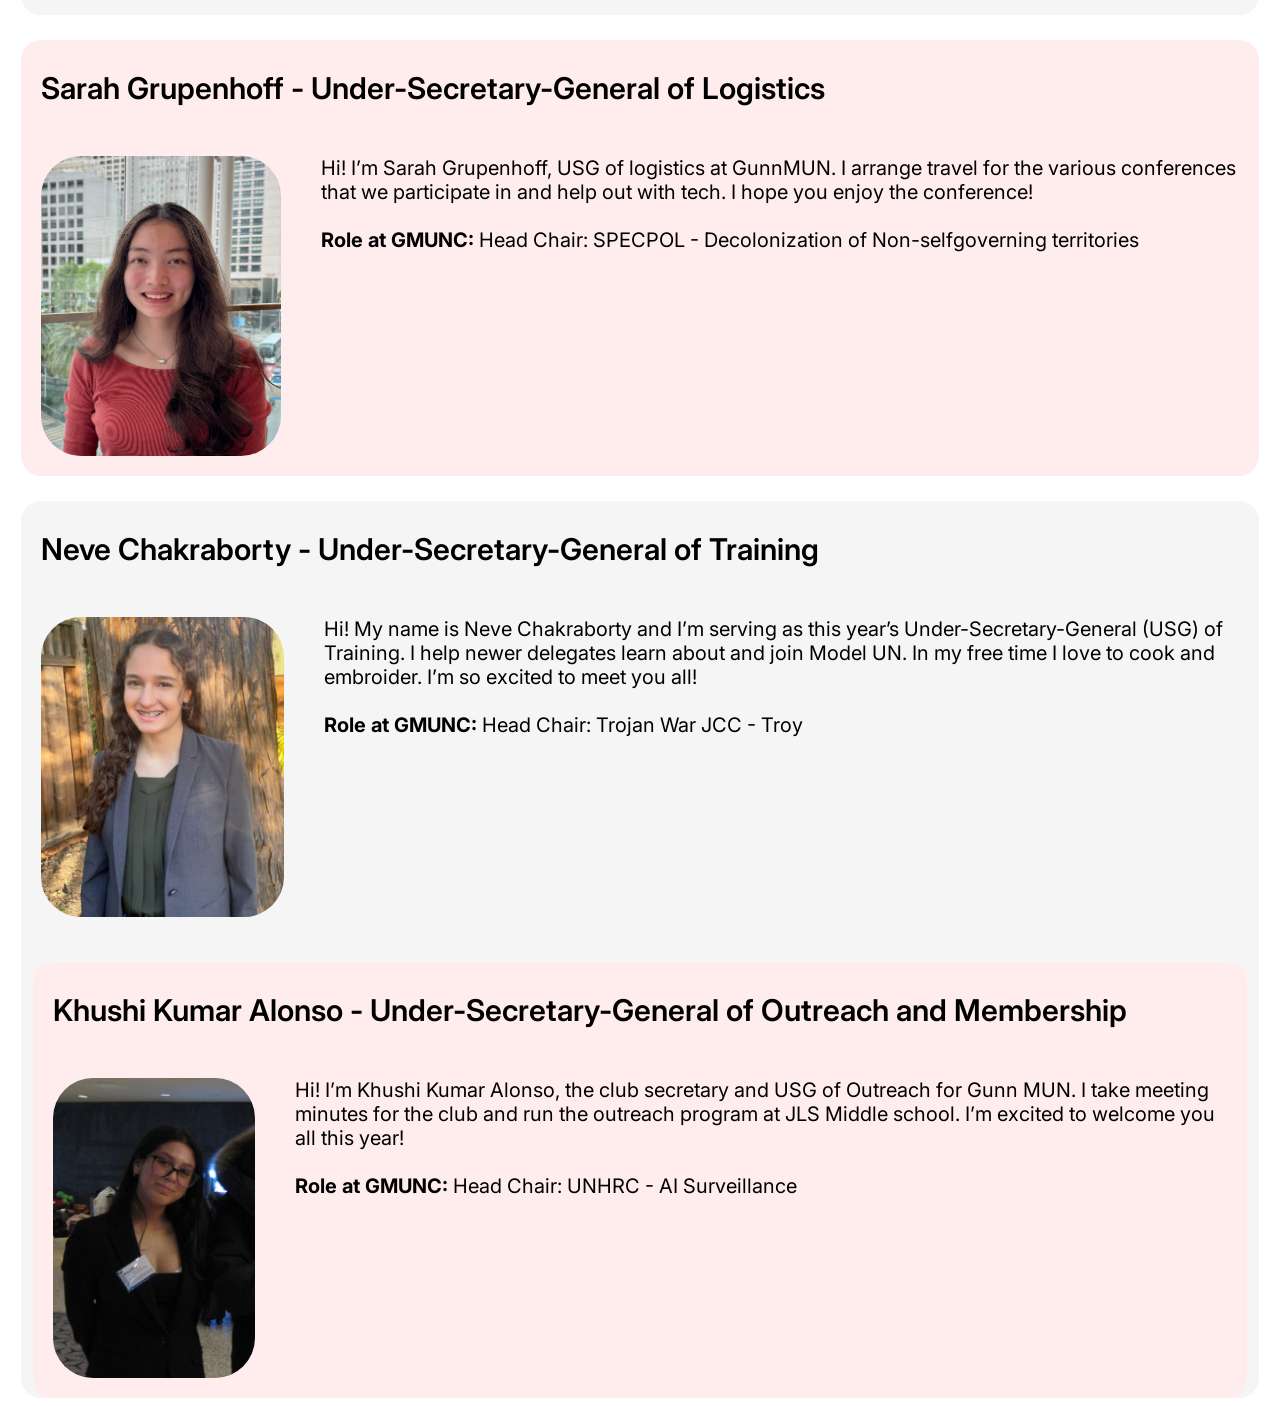
<file: secretariat/index.html>
<!DOCTYPE html>
<html>
  <head>
    <title>GMUNC | Secretariat</title>
    <link
      rel="stylesheet"
      href="https://fonts.googleapis.com/css2?family=Material+Symbols+Outlined:opsz,wght,FILL,GRAD@24,400,0,0"
    />
    <link rel="stylesheet" href="../styles.css" />
    <link rel="shortcut icon" href="../files/gmuncfavicon.png">
  </head>
  <a href="/"
    ><img
      src="../files/Emblem_Black_Large.png"
      width="60"
      height="48"
      style="display: inline-block"
  /></a>
  <div id="topnav" class="topnav">
    <div id="links">
      <a href="/" class="active">Home</a>
      <a href="/about">About</a>
      <a href="#">Secretariat</a>
      <a href="/committees">Committees</a>
      <a href="/registration">Registration</a>
      <a href="/conference">Conference</a>
      <a href="/contact">Contact</a>
    </div>
  </div>
  <body>
    <p class="large-bold">Secretariat.</p>
    <div class="wrap">
        <div class="medium-section" style="background-color: rgb(245, 245, 245);">
          <p class="medium-bold">
            Axel Clouin - Director-General
          </p>
          <div style="display: flex;">
          <img src="/secretariat/images/axel-xiii.jpeg" height="300px" style="margin: 20px; border-radius: 40px;">
          <p class="small">
            Hi everyone! I'm Axel Clouin, a current junior at Gunn High School and I'm extremely excited to lead the 13th Annual Gunn Model UN Conference this year as the Director-General! I had a great experience chairing last year, and this time I'm dedicated to making it even better. Outside of MUN, I enjoy playing badminton, juggling, and listening to music. I look forward to seeing you all in October!<br><br><b>Role at GMUNC:</b> Director General of GMUNC XIII
          </p>
        </div>
      </div>
      <div class="wrap">
        <div class="medium-section">
          <p class="medium-bold">
            Alina Fleischmann - Secretary-General
          </p>
          <div style="display: flex;">
          <img src="/secretariat/images/alina-xiii.jpeg" height="300px" style="margin: 20px; border-radius: 40px;">
          <p class="small">
           My name is Alina Fleischmann, and I'm Gunn MUN’s Secretary-General (SG). This year I will serve as the Head Chair for UNCLOS. This will be my 14th MUN conference and, sadly, my last time chairing at GMUNC after four years. Over the years, MUN has become a huge part of my life. From conferences in New York to Hawaii, and now serving as my Club’s Secretary General, I've had the opportunity to grow as a delegate and leader while meeting some truly amazing people. More than anything, MUN has given me a community that has become like a second family.
Outside of MUN, I’m passionate about science, especially neurodevelopment, neurodiversity, and mental health advocacy. When I’m not working on clinical research, I’m usually reading, baking, or spending time with my two cats, Mia and Max.
It’s a privilege to chair again this year, and I’m looking forward to fostering a welcoming, thoughtful, and engaging committee. Whether this is your first conference or your tenth, I hope you leave having gained something new, challenged yourself, and learned to stay passionately curious. Best of luck with your position papers, and I can’t wait to meet you all this October!<br><br><b>Role at GMUNC:</b> Head Chair: UNCLOS - The global race to control deep-sea polymetallic nodules
          </p>
        </div>
      </div>
      <div class="wrap">
        <div class="medium-section" style="background-color: rgb(245, 245, 245);">
          <p class="medium-bold">
            Rania Bhalla - Under-Secretary-General
          </p>
          <div style="display: flex;">
          <img src="/secretariat/images/rania-xiii.jpeg" height="300px" style="margin: 20px; border-radius: 40px;">
          <p class="small">
            Hi! I’m Rania Bhalla, Gunn MUN’s Under-Secretary-General. This is my second year with the team, where I help run meetings, manage social media, and act as Alina’s second hand. I’m excited for another great GMUNC!<br><br><b>Role at GMUNC:</b> Head Chair: Ad Hoc
          </p>
        </div>
      </div>
      <div class="wrap">
        <div class="medium-section">
          <p class="medium-bold">
            Sarah Grupenhoff - Under-Secretary-General of Logistics
          </p>
          <div style="display: flex;">
          <img src="/secretariat/images/sarah-xiii.jpeg" height="300px" style="margin: 20px; border-radius: 40px;">
          <p class="small">
            Hi! I’m Sarah Grupenhoff, USG of logistics at GunnMUN. I arrange travel for the various conferences that we participate in and help out with tech. I hope you enjoy the conference!<br><br><b>Role at GMUNC:</b> Head Chair: SPECPOL - Decolonization of Non-selfgoverning territories
          </p>
        </div>
      </div>
      <div class="wrap">
        <div class="medium-section" style="background-color: rgb(245, 245, 245);">
          <p class="medium-bold">
            Neve Chakraborty - Under-Secretary-General of Training
          </p>
          <div style="display: flex;">
          <img src="/secretariat/images/neve-xiii.png" height="300px" style="margin: 20px; border-radius: 40px;">
          <p class="small">
            Hi! My name is Neve Chakraborty and I’m serving as this year’s Under-Secretary-General (USG) of Training. I help newer delegates learn about and join Model UN. In my free time I love to cook and embroider. I’m so excited to meet you all!<br><br><b>Role at GMUNC:</b> Head Chair: Trojan War JCC - Troy
      </div>
      <div class="wrap">
        <div class="medium-section">
          <p class="medium-bold">
            Khushi Kumar Alonso - Under-Secretary-General of Outreach and Membership
          </p>
          <div style="display: flex;">
          <img src="/secretariat/images/khushi-xiii.jpeg" height="300px" style="margin: 20px; border-radius: 40px;">
          <p class="small">
            Hi! I’m Khushi Kumar Alonso, the club secretary and USG of Outreach for Gunn MUN.  I take meeting minutes for the club and run the outreach program at JLS Middle school. I’m excited to welcome you all this year!<br><br><b>Role at GMUNC:</b> Head Chair: UNHRC - AI Surveillance
          </p>
        </div>
      </div>
  </body>
</html>
</file>
<file: styles.css>
@import url("https://fonts.googleapis.com/css2?family=Inter:ital,opsz,wght@0,14..32,100..900;1,14..32,100..900&family=Josefin+Sans:ital,wght@0,100..700;1,100..700&family=Manrope:wght@200..800&family=Raleway:ital,wght@0,100..900;1,100..900&display=swap");

body {
  overflow-x: hidden;
  font-family: "Inter", sans-serif;
  color: black;
}

.wrap {
    display: flex;
    flex-wrap: wrap;
    justify-content: center;
    margin-top: 2%;

}

.large-section {
  height: 400px;
  box-sizing: border-box;
  font-size: 20px;
  font-weight: 400;
  text-decoration: none;
  background-color: rgb(255, 237, 238);
  background-size: 100% 3px, 0 3px;
  background-position: 100% 100%, 0 100%;
  background-repeat: no-repeat;
  border-radius: 20px;
  margin: 10px;
  display: grid;
}

.medium-section {
  width: 98%;
  box-sizing: border-box;
  font-size: 40px;
  font-weight: 600;
  text-decoration: none;
  background-color: rgb(255, 237, 238);
  background-size: 100% 3px, 0 3px;
  background-position: 100% 100%, 0 100%;
  background-repeat: no-repeat;
  border-radius: 20px;
  display: grid;
  margin-left: auto;
  margin-right: auto;
}

.small-section {
  width: 48%;
  box-sizing: border-box;
  font-size: 20px;
  font-weight: 400;
  text-decoration: none;
  background-color: rgb(245, 245, 245);
  background-size: 100% 3px, 0 3px;
  background-position: 100% 100%, 0 100%;
  background-repeat: no-repeat;
  border-radius: 20px;
  display: grid;
  margin-left: auto;
  margin-right: auto;
}

.small {
  font-size: 20px;
  font-weight: 400;
  position: relative;
  text-decoration: none;
  padding-left: 20px;
  padding-right: 20px;
}

.small-bold {
  font-weight: 600;
  text-align: center;
  position: relative;
  text-decoration: none;
}

.small-bold-left {
  font-weight: 600;
  position: relative;
  text-decoration: none;
  padding-left: 20px;
  padding-right: 20px;
}

.medium {
  font-size: 30px;
  font-weight: 400;
  position: relative;
  text-decoration: none;
  padding-left: 20px;
  padding-right: 20px;
}

.medium-bold {
  font-weight: 600;
  font-size: 30px;
  position: relative;
  text-decoration: none;
  padding-left: 20px;
  padding-right: 20px;
}

.large-bold {
  font-weight: 700;
  font-size: 50px;
  text-align: center;
  position: relative;
  text-decoration: none;
}

a {
  text-decoration: none;
  color: black;
}

.center {
  margin: auto;
  position: relative;
  vertical-align: middle;
}

.topnav {
  overflow: hidden;
  position: relative;
  font-family: "Inter", sans-serif;
  font-size: 20px;
  font-weight: 400;
  text-decoration: none;
  color: black;
  background-size: 100% 3px, 0 3px;
  background-position: 100% 100%, 0 100%;
  background-repeat: no-repeat;
  transition: background-size 400ms;
  float: right;
}

.topnav a {
  color: black;
  padding: 14px 16px;
  text-decoration: none;
  font-size: 14px;
  display: inline-block;
}

.buffer {
  height: 50px;
}

.background {
  background-image: url("./files/gmunclogo.png");
  background-size: 95%;
  background-repeat: no-repeat;
  height: 100vh;
  width: 100vw;
  display: flex;
  flex-direction: column;
  margin: auto;
}

.background-text {
  font-family: "Inter", sans-serif;
  font-size: 300px;
  font-weight: 800;
  float: left;
  text-align: left;
  margin: 0px 0px -194px 0px;
}

.project-link {
  text-decoration: none;
  font-family: "Inter", sans-serif;
  font-weight: 700;
  font-size: 30px;
  color: black;
  background: linear-gradient(to right, rgb(0, 0, 0), rgb(0, 0, 0)),
    linear-gradient(
      to right,
      rgba(255, 0, 0, 1),
      rgba(255, 0, 180, 1),
      rgba(0, 100, 200, 1)
    );
  background-size: 100% 3px, 0 3px;
  background-position: 100% 100%, 0 100%;
  background-repeat: no-repeat;
  transition: background-size 400ms;
}

.project-link:hover {
  background-size: 0 3px, 100% 3px;
}

@keyframes slide-left {
  from {
    margin-left: -20%;
  }
  to {
    margin-left: 0%;
  }
}
.video-section {
  width: 98%;
  box-sizing: border-box;
  background-color: rgb(245, 245, 245);
  border-radius: 20px;
  margin: 40px auto 0 auto;
  padding: 10px 20px 30px 20px;
}

.video-container {
  position: relative;
  width: 100%;
  aspect-ratio: 16 / 9;
  border-radius: 15px;
  overflow: hidden;
  background-color: black;
}

.video-container video,
.video-container iframe {
  position: absolute;
  top: 0;
  left: 0;
  width: 100%;
  height: 100%;
  border: 0;
}
</file>
